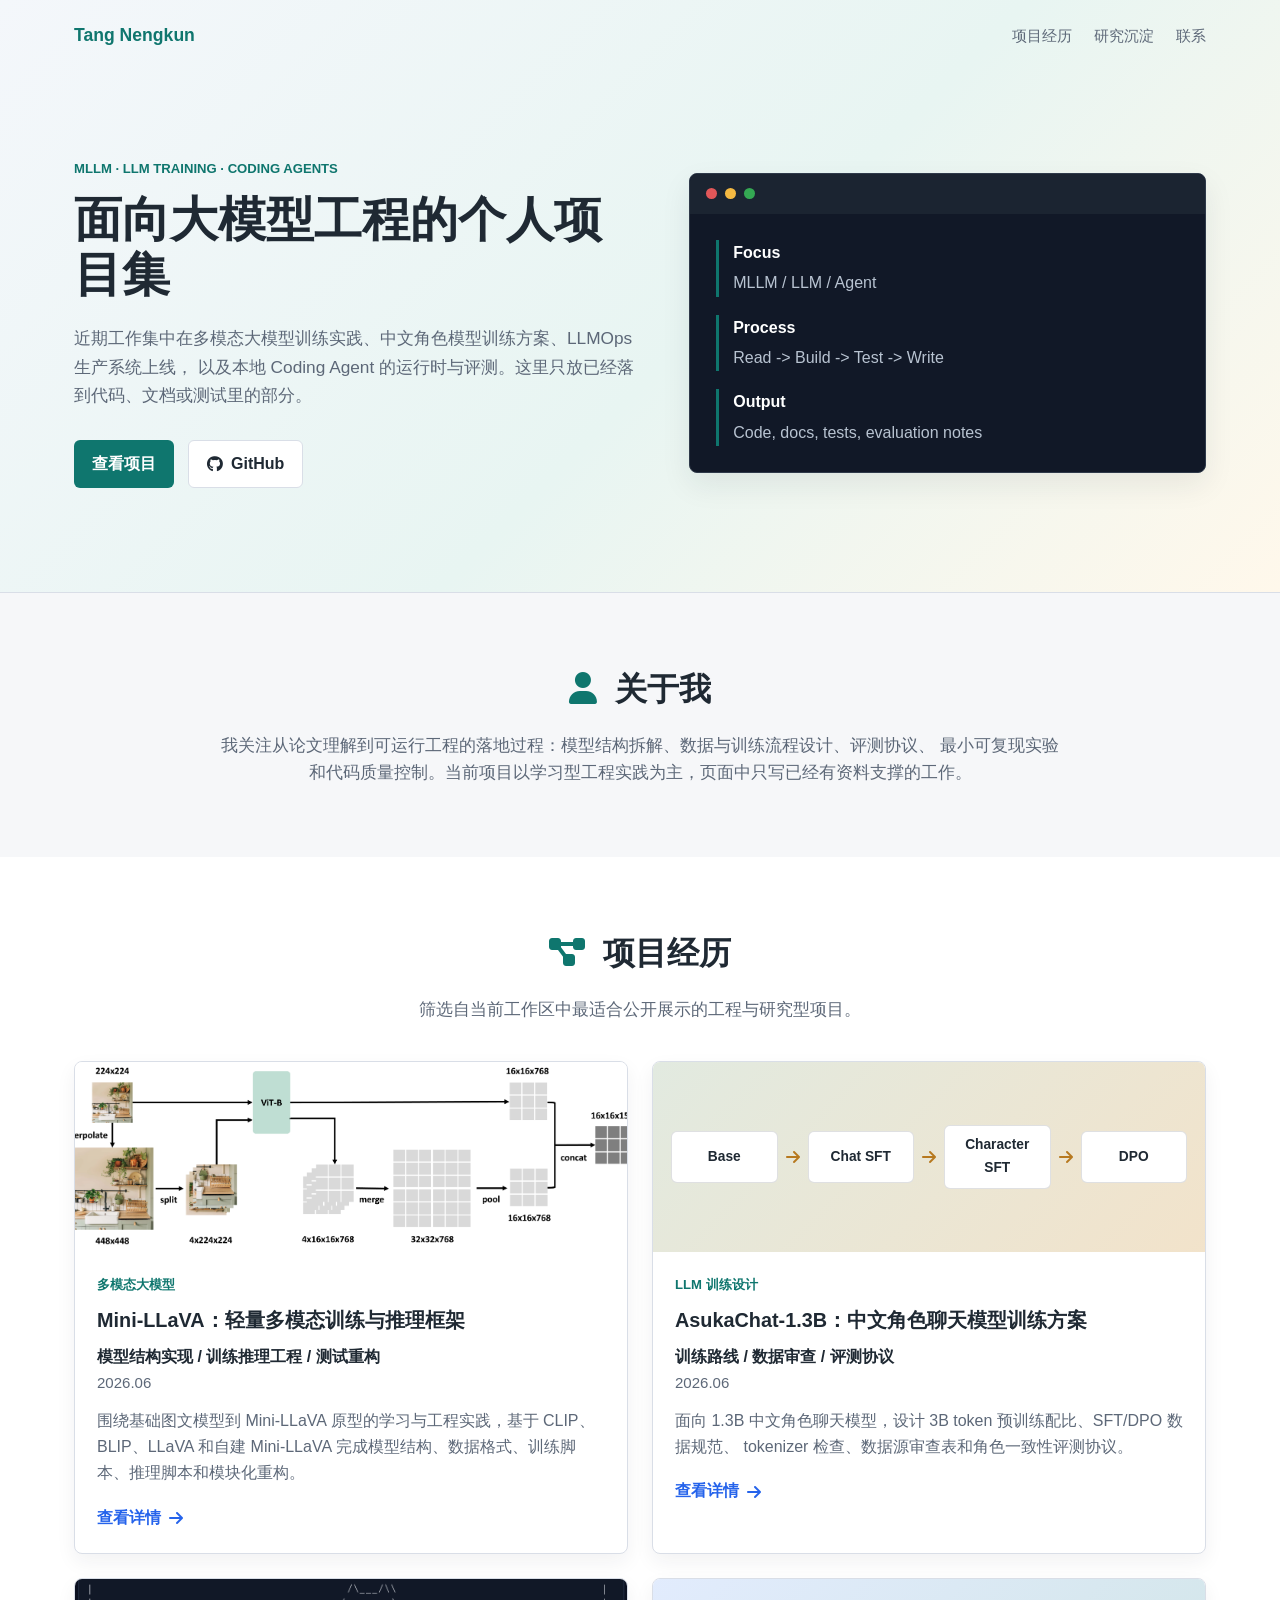
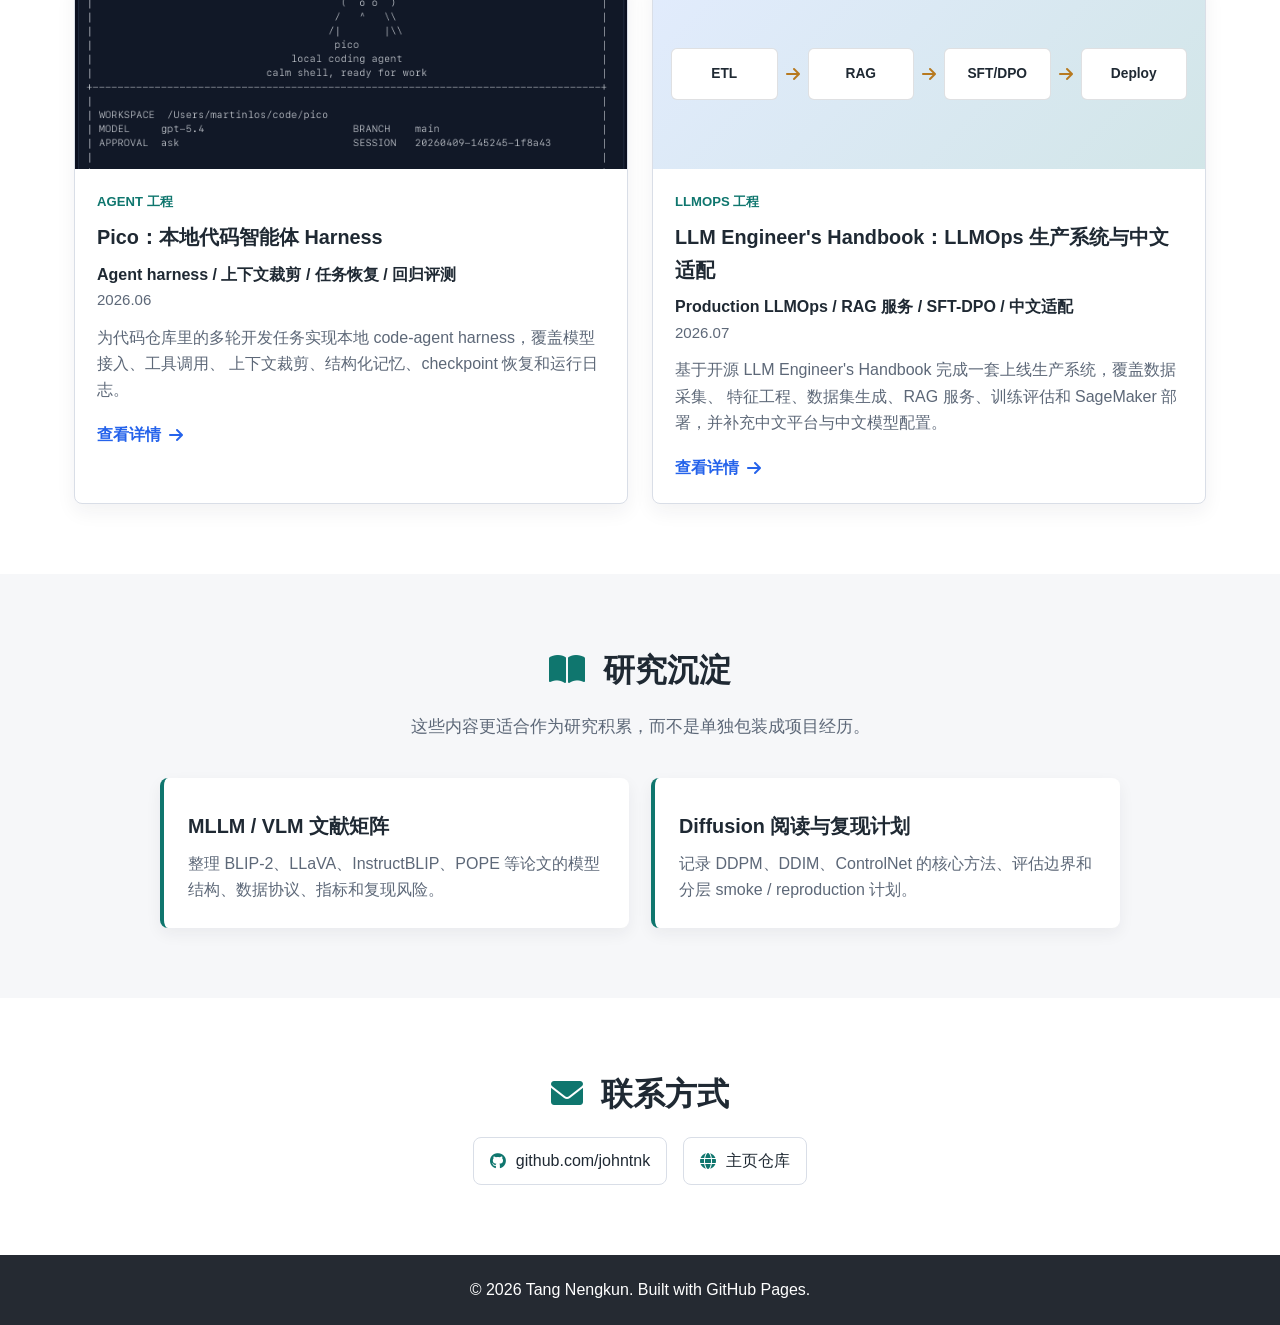
<file: index.html>
<!DOCTYPE html>
<html lang="zh-CN">
<head>
    <meta charset="UTF-8">
    <meta name="viewport" content="width=device-width, initial-scale=1.0">
    <title>唐能坤 | LLM / MLLM / Agent 工程实践</title>
    <link rel="stylesheet" href="style.css">
    <link rel="stylesheet" href="https://cdnjs.cloudflare.com/ajax/libs/font-awesome/6.0.0-beta3/css/all.min.css">
</head>
<body>
    <header class="site-header">
        <nav class="nav container" aria-label="主导航">
            <a class="brand" href="index.html">Tang Nengkun</a>
            <div class="nav-links">
                <a href="#projects">项目经历</a>
                <a href="#research">研究沉淀</a>
                <a href="#contact">联系</a>
            </div>
        </nav>

        <div class="hero container">
            <div class="hero-copy">
                <p class="eyebrow">MLLM · LLM Training · Coding Agents</p>
                <h1>面向大模型工程的个人项目集</h1>
                <p class="hero-text">
                    近期工作集中在多模态大模型训练实践、中文角色模型训练方案、LLMOps 生产系统上线，
                    以及本地 Coding Agent 的运行时与评测。这里只放已经落到代码、文档或测试里的部分。
                </p>
                <div class="hero-actions">
                    <a class="primary-btn" href="#projects">查看项目</a>
                    <a class="secondary-btn" href="https://github.com/johntnk" target="_blank" rel="noreferrer">
                        <i class="fab fa-github"></i> GitHub
                    </a>
                </div>
            </div>
            <div class="hero-panel" aria-label="工作流摘要">
                <div class="panel-bar">
                    <span></span><span></span><span></span>
                </div>
                <div class="panel-grid">
                    <div>
                        <strong>Focus</strong>
                        <span>MLLM / LLM / Agent</span>
                    </div>
                    <div>
                        <strong>Process</strong>
                        <span>Read -> Build -> Test -> Write</span>
                    </div>
                    <div>
                        <strong>Output</strong>
                        <span>Code, docs, tests, evaluation notes</span>
                    </div>
                </div>
            </div>
        </div>
    </header>

    <main>
        <section class="about section-band">
            <div class="container narrow">
                <h2><i class="fas fa-user"></i> 关于我</h2>
                <p>
                    我关注从论文理解到可运行工程的落地过程：模型结构拆解、数据与训练流程设计、评测协议、
                    最小可复现实验和代码质量控制。当前项目以学习型工程实践为主，页面中只写已经有资料支撑的工作。
                </p>
            </div>
        </section>

        <section id="projects" class="projects section-band">
            <div class="container">
                <div class="section-heading">
                    <h2><i class="fas fa-diagram-project"></i> 项目经历</h2>
                    <p>筛选自当前工作区中最适合公开展示的工程与研究型项目。</p>
                </div>

                <div class="project-list">
                    <a href="project1.html" class="project-link">
                        <article class="project-item">
                            <img src="assets/minillava-architecture.png" alt="Mini-LLaVA 视觉编码器与语言模型连接结构" class="project-image">
                            <div class="project-body">
                                <p class="project-kicker">多模态大模型</p>
                                <h3>Mini-LLaVA：轻量多模态训练与推理框架</h3>
                                <p class="role">模型结构实现 / 训练推理工程 / 测试重构</p>
                                <p class="period">2026.06</p>
                                <p class="description">
                                    围绕基础图文模型到 Mini-LLaVA 原型的学习与工程实践，基于 CLIP、BLIP、LLaVA 和自建 Mini-LLaVA
                                    完成模型结构、数据格式、训练脚本、推理脚本和模块化重构。
                                </p>
                                <div class="project-btn">查看详情 <i class="fas fa-arrow-right"></i></div>
                            </div>
                        </article>
                    </a>

                    <a href="project2.html" class="project-link">
                        <article class="project-item">
                            <div class="project-visual asuka-visual" aria-hidden="true">
                                <span>Base</span>
                                <i class="fas fa-arrow-right"></i>
                                <span>Chat SFT</span>
                                <i class="fas fa-arrow-right"></i>
                                <span>Character SFT</span>
                                <i class="fas fa-arrow-right"></i>
                                <span>DPO</span>
                            </div>
                            <div class="project-body">
                                <p class="project-kicker">LLM 训练设计</p>
                                <h3>AsukaChat-1.3B：中文角色聊天模型训练方案</h3>
                                <p class="role">训练路线 / 数据审查 / 评测协议</p>
                                <p class="period">2026.06</p>
                                <p class="description">
                                    面向 1.3B 中文角色聊天模型，设计 3B token 预训练配比、SFT/DPO 数据规范、
                                    tokenizer 检查、数据源审查表和角色一致性评测协议。
                                </p>
                                <div class="project-btn">查看详情 <i class="fas fa-arrow-right"></i></div>
                            </div>
                        </article>
                    </a>

                    <a href="project3.html" class="project-link">
                        <article class="project-item">
                            <img src="assets/pico-start.png" alt="Pico 本地 Coding Agent 终端启动界面" class="project-image">
                            <div class="project-body">
                                <p class="project-kicker">Agent 工程</p>
                                <h3>Pico：本地代码智能体 Harness</h3>
                                <p class="role">Agent harness / 上下文裁剪 / 任务恢复 / 回归评测</p>
                                <p class="period">2026.06</p>
                                <p class="description">
                                    为代码仓库里的多轮开发任务实现本地 code-agent harness，覆盖模型接入、工具调用、
                                    上下文裁剪、结构化记忆、checkpoint 恢复和运行日志。
                                </p>
                                <div class="project-btn">查看详情 <i class="fas fa-arrow-right"></i></div>
                            </div>
                        </article>
                    </a>

                    <a href="project4.html" class="project-link">
                        <article class="project-item">
                            <div class="project-visual llmops-visual" aria-hidden="true">
                                <span>ETL</span>
                                <i class="fas fa-arrow-right"></i>
                                <span>RAG</span>
                                <i class="fas fa-arrow-right"></i>
                                <span>SFT/DPO</span>
                                <i class="fas fa-arrow-right"></i>
                                <span>Deploy</span>
                            </div>
                            <div class="project-body">
                                <p class="project-kicker">LLMOps 工程</p>
                                <h3>LLM Engineer's Handbook：LLMOps 生产系统与中文适配</h3>
                                <p class="role">Production LLMOps / RAG 服务 / SFT-DPO / 中文适配</p>
                                <p class="period">2026.07</p>
                                <p class="description">
                                    基于开源 LLM Engineer's Handbook 完成一套上线生产系统，覆盖数据采集、
                                    特征工程、数据集生成、RAG 服务、训练评估和 SageMaker 部署，并补充中文平台与中文模型配置。
                                </p>
                                <div class="project-btn">查看详情 <i class="fas fa-arrow-right"></i></div>
                            </div>
                        </article>
                    </a>
                </div>
            </div>
        </section>

        <section id="research" class="research section-band">
            <div class="container">
                <div class="section-heading">
                    <h2><i class="fas fa-book-open"></i> 研究沉淀</h2>
                    <p>这些内容更适合作为研究积累，而不是单独包装成项目经历。</p>
                </div>
                <div class="research-list">
                    <div class="research-item">
                        <h3>MLLM / VLM 文献矩阵</h3>
                        <p>整理 BLIP-2、LLaVA、InstructBLIP、POPE 等论文的模型结构、数据协议、指标和复现风险。</p>
                    </div>
                    <div class="research-item">
                        <h3>Diffusion 阅读与复现计划</h3>
                        <p>记录 DDPM、DDIM、ControlNet 的核心方法、评估边界和分层 smoke / reproduction 计划。</p>
                    </div>
                </div>
            </div>
        </section>

        <section id="contact" class="contact section-band">
            <div class="container narrow">
                <h2><i class="fas fa-envelope"></i> 联系方式</h2>
                <div class="contact-info">
                    <a class="contact-item" href="https://github.com/johntnk" target="_blank" rel="noreferrer">
                        <i class="fab fa-github"></i>
                        <span>github.com/johntnk</span>
                    </a>
                    <a class="contact-item" href="https://github.com/johntnk/Tangnengkun.github.io" target="_blank" rel="noreferrer">
                        <i class="fas fa-globe"></i>
                        <span>主页仓库</span>
                    </a>
                </div>
            </div>
        </section>
    </main>

    <footer class="footer">
        <div class="container">
            <p>&copy; 2026 Tang Nengkun. Built with GitHub Pages.</p>
        </div>
    </footer>
</body>
</html>
</file>
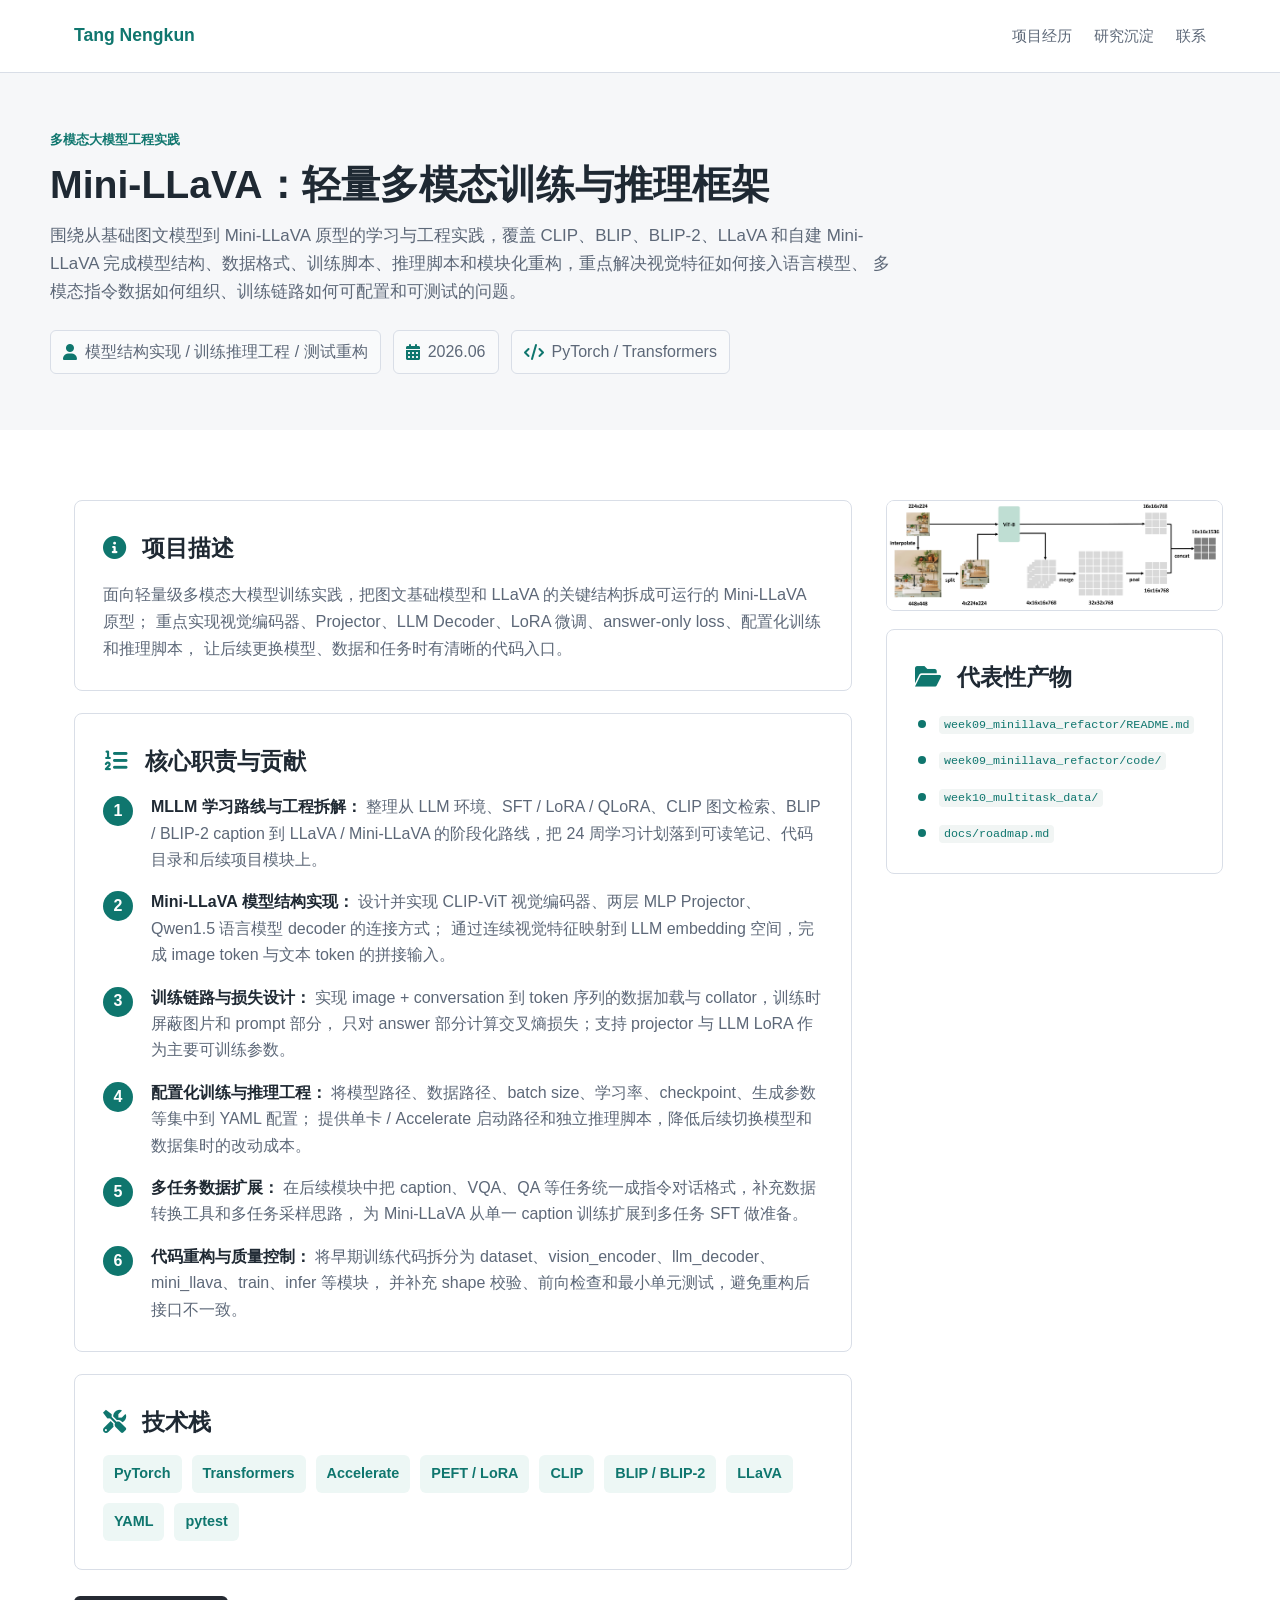
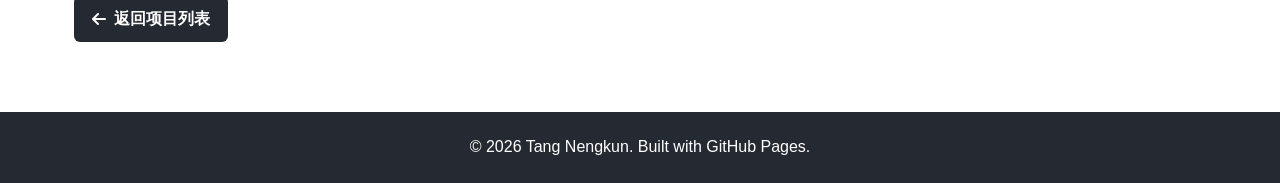
<file: project1.html>
<!DOCTYPE html>
<html lang="zh-CN">
<head>
    <meta charset="UTF-8">
    <meta name="viewport" content="width=device-width, initial-scale=1.0">
    <title>Mini-LLaVA：轻量多模态训练与推理框架 | 项目详情</title>
    <link rel="stylesheet" href="style.css">
    <link rel="stylesheet" href="https://cdnjs.cloudflare.com/ajax/libs/font-awesome/6.0.0-beta3/css/all.min.css">
</head>
<body>
    <header class="detail-header">
        <nav class="nav container" aria-label="主导航">
            <a class="brand" href="index.html">Tang Nengkun</a>
            <div class="nav-links">
                <a href="index.html#projects">项目经历</a>
                <a href="index.html#research">研究沉淀</a>
                <a href="index.html#contact">联系</a>
            </div>
        </nav>
    </header>

    <main>
        <section class="detail-hero container">
            <p class="eyebrow">多模态大模型工程实践</p>
            <h1>Mini-LLaVA：轻量多模态训练与推理框架</h1>
            <p class="detail-summary">
                围绕从基础图文模型到 Mini-LLaVA 原型的学习与工程实践，覆盖 CLIP、BLIP、BLIP-2、LLaVA 和自建 Mini-LLaVA
                完成模型结构、数据格式、训练脚本、推理脚本和模块化重构，重点解决视觉特征如何接入语言模型、
                多模态指令数据如何组织、训练链路如何可配置和可测试的问题。
            </p>
            <div class="project-meta">
                <span class="meta-item"><i class="fas fa-user"></i> 模型结构实现 / 训练推理工程 / 测试重构</span>
                <span class="meta-item"><i class="fas fa-calendar-alt"></i> 2026.06</span>
                <span class="meta-item"><i class="fas fa-code"></i> PyTorch / Transformers</span>
            </div>
        </section>

        <section class="section-band">
            <div class="container detail-layout">
                <div>
                    <section class="content-section resume-section">
                        <h2><i class="fas fa-info-circle"></i> 项目描述</h2>
                        <p class="resume-description">
                            面向轻量级多模态大模型训练实践，把图文基础模型和 LLaVA 的关键结构拆成可运行的 Mini-LLaVA 原型；
                            重点实现视觉编码器、Projector、LLM Decoder、LoRA 微调、answer-only loss、配置化训练和推理脚本，
                            让后续更换模型、数据和任务时有清晰的代码入口。
                        </p>
                    </section>

                    <section class="content-section resume-section">
                        <h2><i class="fas fa-list-ol"></i> 核心职责与贡献</h2>
                        <ol class="contribution-list">
                            <li>
                                <strong>MLLM 学习路线与工程拆解：</strong>
                                整理从 LLM 环境、SFT / LoRA / QLoRA、CLIP 图文检索、BLIP / BLIP-2 caption 到 LLaVA / Mini-LLaVA
                                的阶段化路线，把 24 周学习计划落到可读笔记、代码目录和后续项目模块上。
                            </li>
                            <li>
                                <strong>Mini-LLaVA 模型结构实现：</strong>
                                设计并实现 CLIP-ViT 视觉编码器、两层 MLP Projector、Qwen1.5 语言模型 decoder 的连接方式；
                                通过连续视觉特征映射到 LLM embedding 空间，完成 image token 与文本 token 的拼接输入。
                            </li>
                            <li>
                                <strong>训练链路与损失设计：</strong>
                                实现 image + conversation 到 token 序列的数据加载与 collator，训练时屏蔽图片和 prompt 部分，
                                只对 answer 部分计算交叉熵损失；支持 projector 与 LLM LoRA 作为主要可训练参数。
                            </li>
                            <li>
                                <strong>配置化训练与推理工程：</strong>
                                将模型路径、数据路径、batch size、学习率、checkpoint、生成参数等集中到 YAML 配置；
                                提供单卡 / Accelerate 启动路径和独立推理脚本，降低后续切换模型和数据集时的改动成本。
                            </li>
                            <li>
                                <strong>多任务数据扩展：</strong>
                                在后续模块中把 caption、VQA、QA 等任务统一成指令对话格式，补充数据转换工具和多任务采样思路，
                                为 Mini-LLaVA 从单一 caption 训练扩展到多任务 SFT 做准备。
                            </li>
                            <li>
                                <strong>代码重构与质量控制：</strong>
                                将早期训练代码拆分为 dataset、vision_encoder、llm_decoder、mini_llava、train、infer 等模块，
                                并补充 shape 校验、前向检查和最小单元测试，避免重构后接口不一致。
                            </li>
                        </ol>
                    </section>

                    <section class="content-section">
                        <h2><i class="fas fa-tools"></i> 技术栈</h2>
                        <div class="tech-stack">
                            <span class="tech-item">PyTorch</span>
                            <span class="tech-item">Transformers</span>
                            <span class="tech-item">Accelerate</span>
                            <span class="tech-item">PEFT / LoRA</span>
                            <span class="tech-item">CLIP</span>
                            <span class="tech-item">BLIP / BLIP-2</span>
                            <span class="tech-item">LLaVA</span>
                            <span class="tech-item">YAML</span>
                            <span class="tech-item">pytest</span>
                        </div>
                    </section>

                    <a href="index.html#projects" class="back-link"><i class="fas fa-arrow-left"></i> 返回项目列表</a>
                </div>

                <aside class="side-panel" aria-label="项目视觉材料">
                    <img src="assets/minillava-architecture.png" alt="Mini-LLaVA 视觉编码器、Projector 与语言模型连接示意图">
                    <section class="content-section">
                        <h2><i class="fas fa-folder-open"></i> 代表性产物</h2>
                        <ul class="feature-list">
                            <li><code>week09_minillava_refactor/README.md</code></li>
                            <li><code>week09_minillava_refactor/code/</code></li>
                            <li><code>week10_multitask_data/</code></li>
                            <li><code>docs/roadmap.md</code></li>
                        </ul>
                    </section>
                </aside>
            </div>
        </section>
    </main>

    <footer class="footer">
        <div class="container">
            <p>&copy; 2026 Tang Nengkun. Built with GitHub Pages.</p>
        </div>
    </footer>
</body>
</html>
</file>
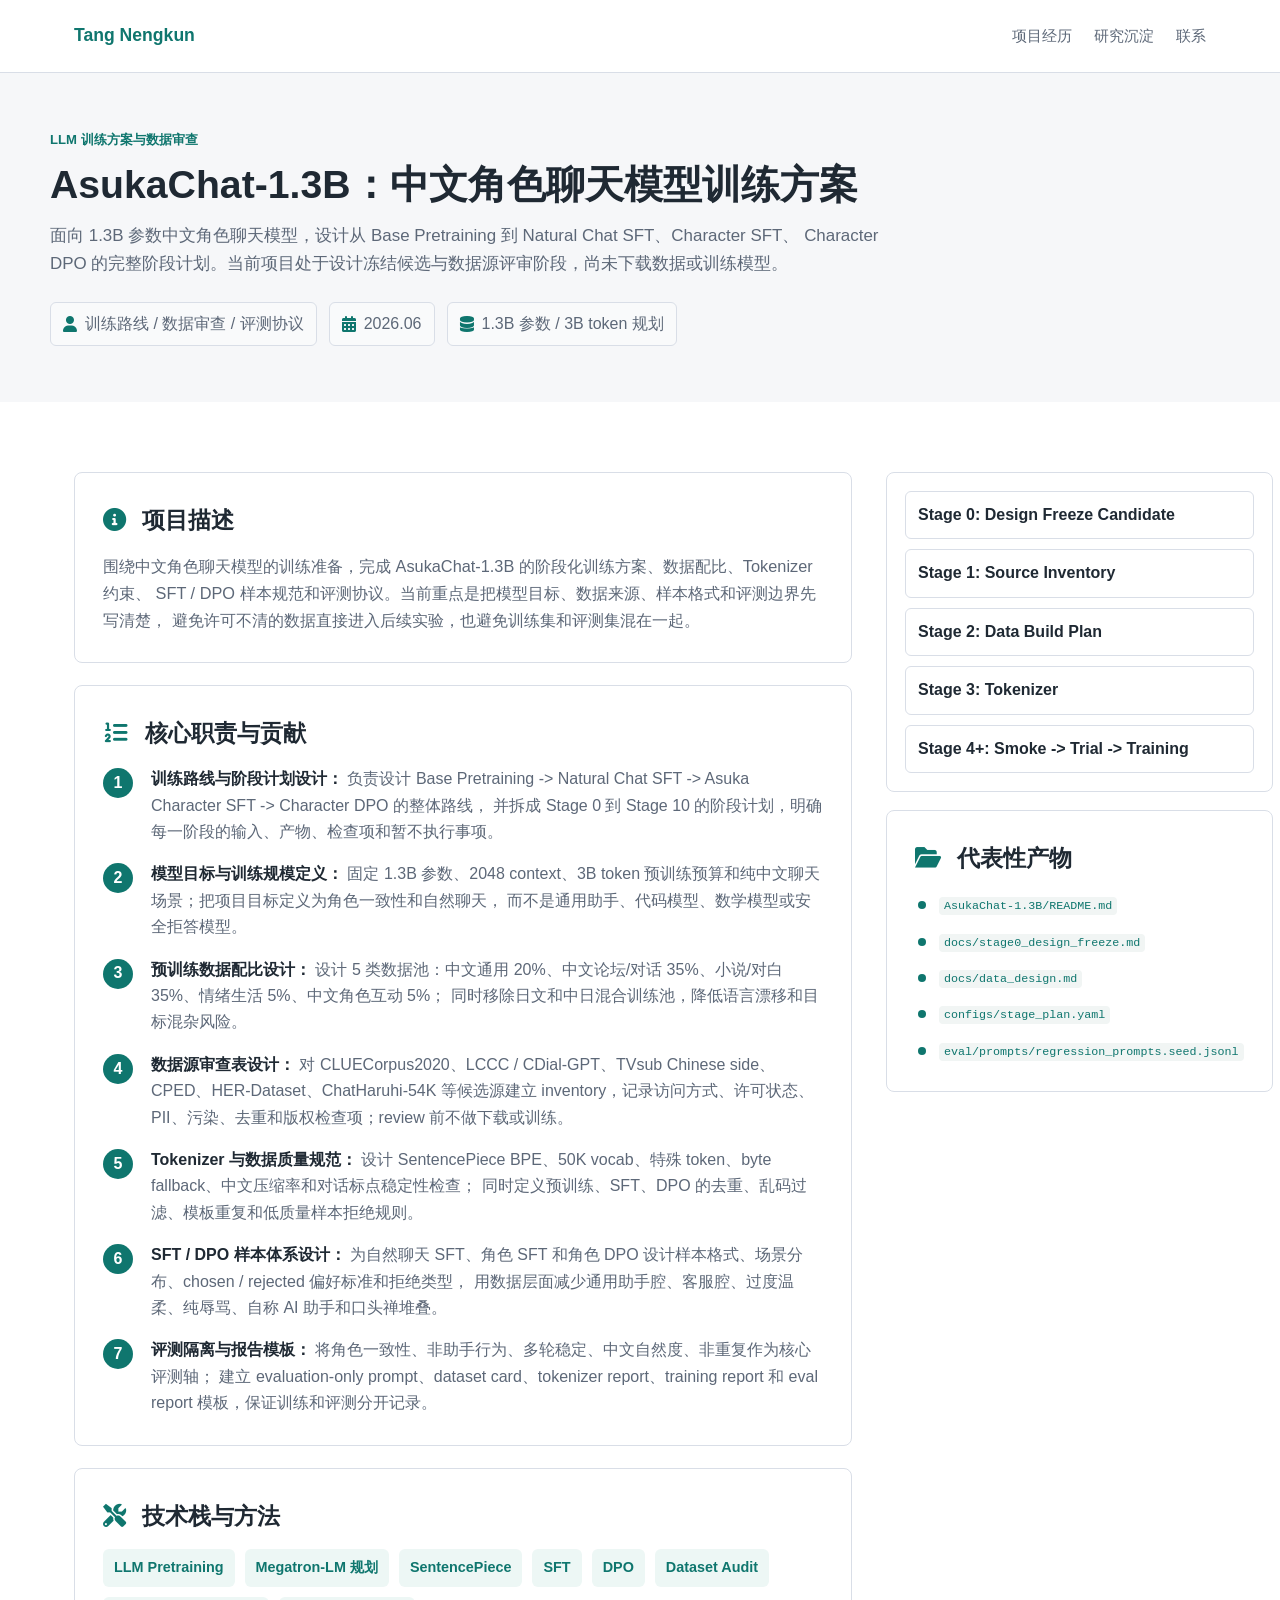
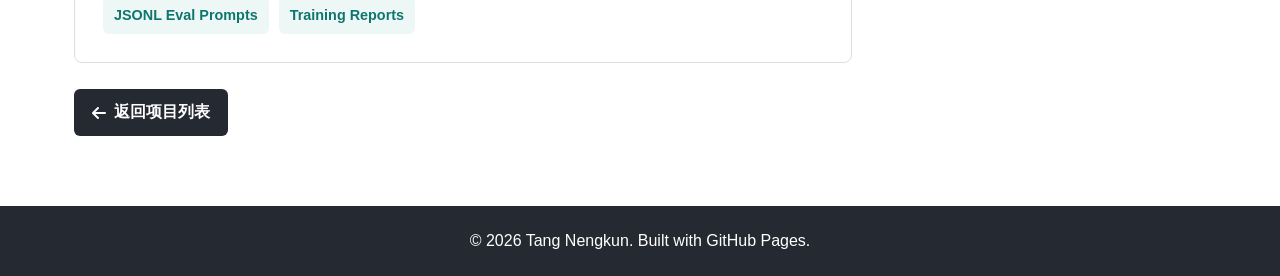
<file: project2.html>
<!DOCTYPE html>
<html lang="zh-CN">
<head>
    <meta charset="UTF-8">
    <meta name="viewport" content="width=device-width, initial-scale=1.0">
    <title>AsukaChat-1.3B：中文角色聊天模型训练方案 | 项目详情</title>
    <link rel="stylesheet" href="style.css">
    <link rel="stylesheet" href="https://cdnjs.cloudflare.com/ajax/libs/font-awesome/6.0.0-beta3/css/all.min.css">
</head>
<body>
    <header class="detail-header">
        <nav class="nav container" aria-label="主导航">
            <a class="brand" href="index.html">Tang Nengkun</a>
            <div class="nav-links">
                <a href="index.html#projects">项目经历</a>
                <a href="index.html#research">研究沉淀</a>
                <a href="index.html#contact">联系</a>
            </div>
        </nav>
    </header>

    <main>
        <section class="detail-hero container">
            <p class="eyebrow">LLM 训练方案与数据审查</p>
            <h1>AsukaChat-1.3B：中文角色聊天模型训练方案</h1>
            <p class="detail-summary">
                面向 1.3B 参数中文角色聊天模型，设计从 Base Pretraining 到 Natural Chat SFT、Character SFT、
                Character DPO 的完整阶段计划。当前项目处于设计冻结候选与数据源评审阶段，尚未下载数据或训练模型。
            </p>
            <div class="project-meta">
                <span class="meta-item"><i class="fas fa-user"></i> 训练路线 / 数据审查 / 评测协议</span>
                <span class="meta-item"><i class="fas fa-calendar-alt"></i> 2026.06</span>
                <span class="meta-item"><i class="fas fa-database"></i> 1.3B 参数 / 3B token 规划</span>
            </div>
        </section>

        <section class="section-band">
            <div class="container detail-layout">
                <div>
                    <section class="content-section resume-section">
                        <h2><i class="fas fa-info-circle"></i> 项目描述</h2>
                        <p class="resume-description">
                            围绕中文角色聊天模型的训练准备，完成 AsukaChat-1.3B 的阶段化训练方案、数据配比、Tokenizer 约束、
                            SFT / DPO 样本规范和评测协议。当前重点是把模型目标、数据来源、样本格式和评测边界先写清楚，
                            避免许可不清的数据直接进入后续实验，也避免训练集和评测集混在一起。
                        </p>
                    </section>

                    <section class="content-section resume-section">
                        <h2><i class="fas fa-list-ol"></i> 核心职责与贡献</h2>
                        <ol class="contribution-list">
                            <li>
                                <strong>训练路线与阶段计划设计：</strong>
                                负责设计 Base Pretraining -> Natural Chat SFT -> Asuka Character SFT -> Character DPO 的整体路线，
                                并拆成 Stage 0 到 Stage 10 的阶段计划，明确每一阶段的输入、产物、检查项和暂不执行事项。
                            </li>
                            <li>
                                <strong>模型目标与训练规模定义：</strong>
                                固定 1.3B 参数、2048 context、3B token 预训练预算和纯中文聊天场景；把项目目标定义为角色一致性和自然聊天，
                                而不是通用助手、代码模型、数学模型或安全拒答模型。
                            </li>
                            <li>
                                <strong>预训练数据配比设计：</strong>
                                设计 5 类数据池：中文通用 20%、中文论坛/对话 35%、小说/对白 35%、情绪生活 5%、中文角色互动 5%；
                                同时移除日文和中日混合训练池，降低语言漂移和目标混杂风险。
                            </li>
                            <li>
                                <strong>数据源审查表设计：</strong>
                                对 CLUECorpus2020、LCCC / CDial-GPT、TVsub Chinese side、CPED、HER-Dataset、ChatHaruhi-54K
                                等候选源建立 inventory，记录访问方式、许可状态、PII、污染、去重和版权检查项；review 前不做下载或训练。
                            </li>
                            <li>
                                <strong>Tokenizer 与数据质量规范：</strong>
                                设计 SentencePiece BPE、50K vocab、特殊 token、byte fallback、中文压缩率和对话标点稳定性检查；
                                同时定义预训练、SFT、DPO 的去重、乱码过滤、模板重复和低质量样本拒绝规则。
                            </li>
                            <li>
                                <strong>SFT / DPO 样本体系设计：</strong>
                                为自然聊天 SFT、角色 SFT 和角色 DPO 设计样本格式、场景分布、chosen / rejected 偏好标准和拒绝类型，
                                用数据层面减少通用助手腔、客服腔、过度温柔、纯辱骂、自称 AI 助手和口头禅堆叠。
                            </li>
                            <li>
                                <strong>评测隔离与报告模板：</strong>
                                将角色一致性、非助手行为、多轮稳定、中文自然度、非重复作为核心评测轴；
                                建立 evaluation-only prompt、dataset card、tokenizer report、training report 和 eval report 模板，保证训练和评测分开记录。
                            </li>
                        </ol>
                    </section>

                    <section class="content-section">
                        <h2><i class="fas fa-tools"></i> 技术栈与方法</h2>
                        <div class="tech-stack">
                            <span class="tech-item">LLM Pretraining</span>
                            <span class="tech-item">Megatron-LM 规划</span>
                            <span class="tech-item">SentencePiece</span>
                            <span class="tech-item">SFT</span>
                            <span class="tech-item">DPO</span>
                            <span class="tech-item">Dataset Audit</span>
                            <span class="tech-item">JSONL Eval Prompts</span>
                            <span class="tech-item">Training Reports</span>
                        </div>
                    </section>

                    <a href="index.html#projects" class="back-link"><i class="fas fa-arrow-left"></i> 返回项目列表</a>
                </div>

                <aside class="side-panel" aria-label="项目阶段">
                    <div class="side-visual">
                        <div class="flow-list">
                            <span>Stage 0: Design Freeze Candidate</span>
                            <span>Stage 1: Source Inventory</span>
                            <span>Stage 2: Data Build Plan</span>
                            <span>Stage 3: Tokenizer</span>
                            <span>Stage 4+: Smoke -> Trial -> Training</span>
                        </div>
                    </div>
                    <section class="content-section">
                        <h2><i class="fas fa-folder-open"></i> 代表性产物</h2>
                        <ul class="feature-list">
                            <li><code>AsukaChat-1.3B/README.md</code></li>
                            <li><code>docs/stage0_design_freeze.md</code></li>
                            <li><code>docs/data_design.md</code></li>
                            <li><code>configs/stage_plan.yaml</code></li>
                            <li><code>eval/prompts/regression_prompts.seed.jsonl</code></li>
                        </ul>
                    </section>
                </aside>
            </div>
        </section>
    </main>

    <footer class="footer">
        <div class="container">
            <p>&copy; 2026 Tang Nengkun. Built with GitHub Pages.</p>
        </div>
    </footer>
</body>
</html>
</file>
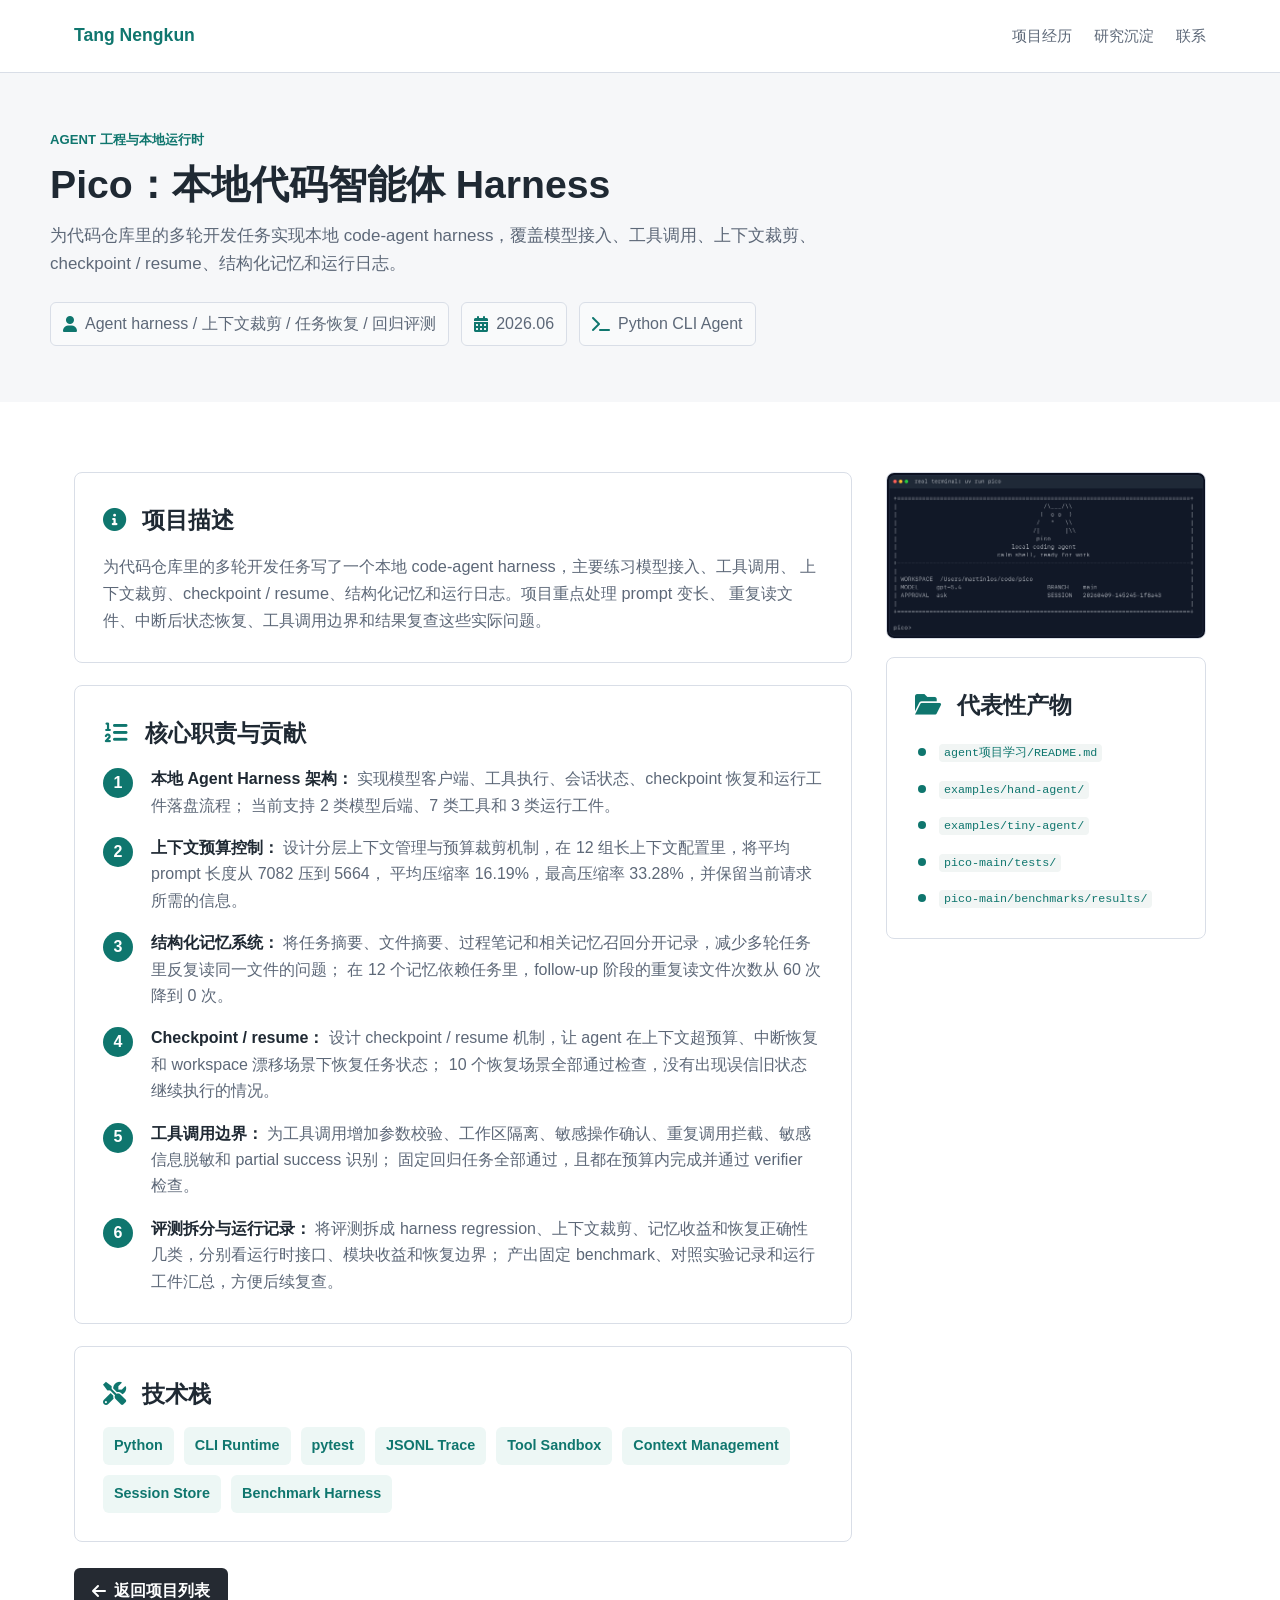
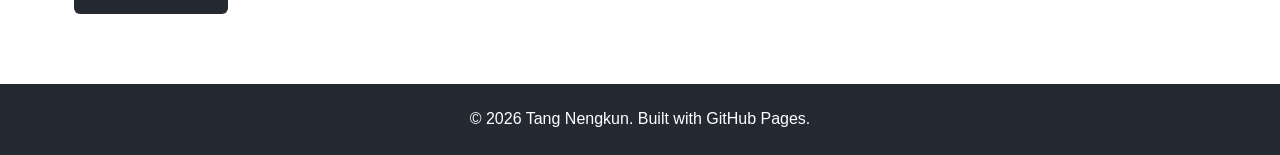
<file: project3.html>
<!DOCTYPE html>
<html lang="zh-CN">
<head>
    <meta charset="UTF-8">
    <meta name="viewport" content="width=device-width, initial-scale=1.0">
    <title>Pico：本地代码智能体 Harness | 项目详情</title>
    <link rel="stylesheet" href="style.css">
    <link rel="stylesheet" href="https://cdnjs.cloudflare.com/ajax/libs/font-awesome/6.0.0-beta3/css/all.min.css">
</head>
<body>
    <header class="detail-header">
        <nav class="nav container" aria-label="主导航">
            <a class="brand" href="index.html">Tang Nengkun</a>
            <div class="nav-links">
                <a href="index.html#projects">项目经历</a>
                <a href="index.html#research">研究沉淀</a>
                <a href="index.html#contact">联系</a>
            </div>
        </nav>
    </header>

    <main>
        <section class="detail-hero container">
            <p class="eyebrow">Agent 工程与本地运行时</p>
            <h1>Pico：本地代码智能体 Harness</h1>
            <p class="detail-summary">
                为代码仓库里的多轮开发任务实现本地 code-agent harness，覆盖模型接入、工具调用、上下文裁剪、
                checkpoint / resume、结构化记忆和运行日志。
            </p>
            <div class="project-meta">
                <span class="meta-item"><i class="fas fa-user"></i> Agent harness / 上下文裁剪 / 任务恢复 / 回归评测</span>
                <span class="meta-item"><i class="fas fa-calendar-alt"></i> 2026.06</span>
                <span class="meta-item"><i class="fas fa-terminal"></i> Python CLI Agent</span>
            </div>
        </section>

        <section class="section-band">
            <div class="container detail-layout">
                <div>
                    <section class="content-section resume-section">
                        <h2><i class="fas fa-info-circle"></i> 项目描述</h2>
                        <p class="resume-description">
                            为代码仓库里的多轮开发任务写了一个本地 code-agent harness，主要练习模型接入、工具调用、
                            上下文裁剪、checkpoint / resume、结构化记忆和运行日志。项目重点处理 prompt 变长、
                            重复读文件、中断后状态恢复、工具调用边界和结果复查这些实际问题。
                        </p>
                    </section>

                    <section class="content-section resume-section">
                        <h2><i class="fas fa-list-ol"></i> 核心职责与贡献</h2>
                        <ol class="contribution-list">
                            <li>
                                <strong>本地 Agent Harness 架构：</strong>
                                实现模型客户端、工具执行、会话状态、checkpoint 恢复和运行工件落盘流程；
                                当前支持 2 类模型后端、7 类工具和 3 类运行工件。
                            </li>
                            <li>
                                <strong>上下文预算控制：</strong>
                                设计分层上下文管理与预算裁剪机制，在 12 组长上下文配置里，将平均 prompt 长度从 7082 压到 5664，
                                平均压缩率 16.19%，最高压缩率 33.28%，并保留当前请求所需的信息。
                            </li>
                            <li>
                                <strong>结构化记忆系统：</strong>
                                将任务摘要、文件摘要、过程笔记和相关记忆召回分开记录，减少多轮任务里反复读同一文件的问题；
                                在 12 个记忆依赖任务里，follow-up 阶段的重复读文件次数从 60 次降到 0 次。
                            </li>
                            <li>
                                <strong>Checkpoint / resume：</strong>
                                设计 checkpoint / resume 机制，让 agent 在上下文超预算、中断恢复和 workspace 漂移场景下恢复任务状态；
                                10 个恢复场景全部通过检查，没有出现误信旧状态继续执行的情况。
                            </li>
                            <li>
                                <strong>工具调用边界：</strong>
                                为工具调用增加参数校验、工作区隔离、敏感操作确认、重复调用拦截、敏感信息脱敏和 partial success 识别；
                                固定回归任务全部通过，且都在预算内完成并通过 verifier 检查。
                            </li>
                            <li>
                                <strong>评测拆分与运行记录：</strong>
                                将评测拆成 harness regression、上下文裁剪、记忆收益和恢复正确性几类，分别看运行时接口、模块收益和恢复边界；
                                产出固定 benchmark、对照实验记录和运行工件汇总，方便后续复查。
                            </li>
                        </ol>
                    </section>

                    <section class="content-section">
                        <h2><i class="fas fa-tools"></i> 技术栈</h2>
                        <div class="tech-stack">
                            <span class="tech-item">Python</span>
                            <span class="tech-item">CLI Runtime</span>
                            <span class="tech-item">pytest</span>
                            <span class="tech-item">JSONL Trace</span>
                            <span class="tech-item">Tool Sandbox</span>
                            <span class="tech-item">Context Management</span>
                            <span class="tech-item">Session Store</span>
                            <span class="tech-item">Benchmark Harness</span>
                        </div>
                    </section>

                    <a href="index.html#projects" class="back-link"><i class="fas fa-arrow-left"></i> 返回项目列表</a>
                </div>

                <aside class="side-panel" aria-label="Pico 终端截图">
                    <img src="assets/pico-start.png" alt="Pico 本地 Coding Agent 终端启动界面">
                    <section class="content-section">
                        <h2><i class="fas fa-folder-open"></i> 代表性产物</h2>
                        <ul class="feature-list">
                            <li><code>agent项目学习/README.md</code></li>
                            <li><code>examples/hand-agent/</code></li>
                            <li><code>examples/tiny-agent/</code></li>
                            <li><code>pico-main/tests/</code></li>
                            <li><code>pico-main/benchmarks/results/</code></li>
                        </ul>
                    </section>
                </aside>
            </div>
        </section>
    </main>

    <footer class="footer">
        <div class="container">
            <p>&copy; 2026 Tang Nengkun. Built with GitHub Pages.</p>
        </div>
    </footer>
</body>
</html>
</file>
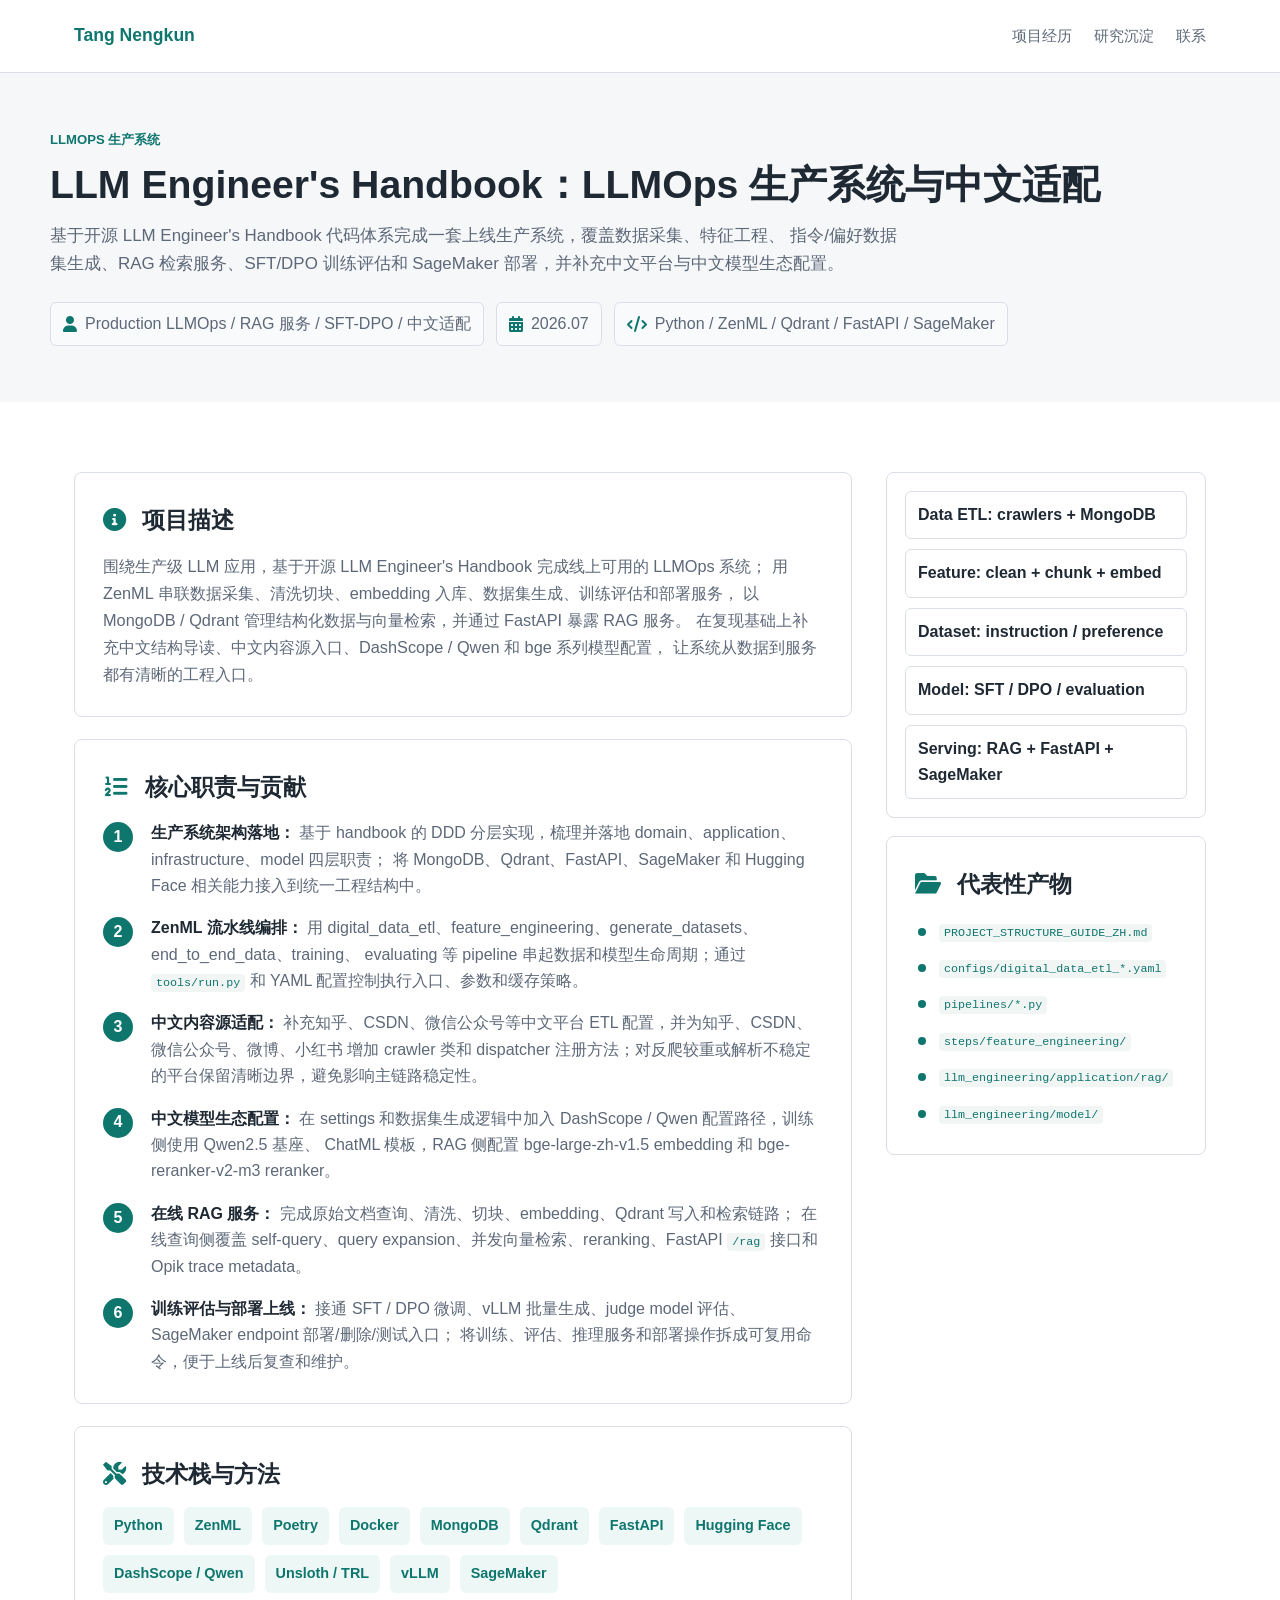
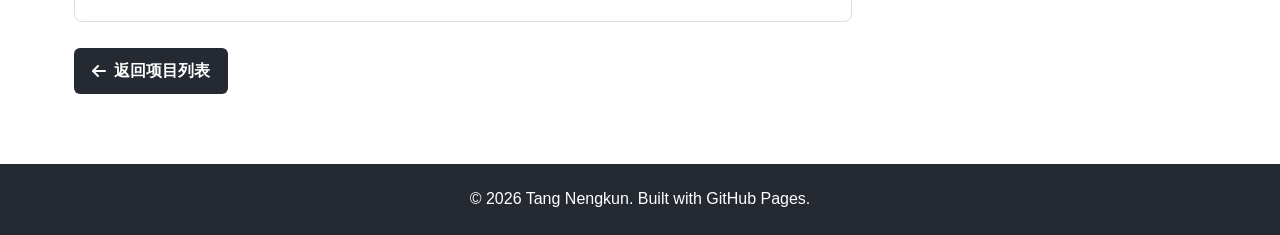
<file: project4.html>
<!DOCTYPE html>
<html lang="zh-CN">
<head>
    <meta charset="UTF-8">
    <meta name="viewport" content="width=device-width, initial-scale=1.0">
    <title>LLM Engineer's Handbook：LLMOps 生产系统与中文适配 | 项目详情</title>
    <link rel="stylesheet" href="style.css">
    <link rel="stylesheet" href="https://cdnjs.cloudflare.com/ajax/libs/font-awesome/6.0.0-beta3/css/all.min.css">
</head>
<body>
    <header class="detail-header">
        <nav class="nav container" aria-label="主导航">
            <a class="brand" href="index.html">Tang Nengkun</a>
            <div class="nav-links">
                <a href="index.html#projects">项目经历</a>
                <a href="index.html#research">研究沉淀</a>
                <a href="index.html#contact">联系</a>
            </div>
        </nav>
    </header>

    <main>
        <section class="detail-hero container">
            <p class="eyebrow">LLMOps 生产系统</p>
            <h1>LLM Engineer's Handbook：LLMOps 生产系统与中文适配</h1>
            <p class="detail-summary">
                基于开源 LLM Engineer's Handbook 代码体系完成一套上线生产系统，覆盖数据采集、特征工程、
                指令/偏好数据集生成、RAG 检索服务、SFT/DPO 训练评估和 SageMaker 部署，并补充中文平台与中文模型生态配置。
            </p>
            <div class="project-meta">
                <span class="meta-item"><i class="fas fa-user"></i> Production LLMOps / RAG 服务 / SFT-DPO / 中文适配</span>
                <span class="meta-item"><i class="fas fa-calendar-alt"></i> 2026.07</span>
                <span class="meta-item"><i class="fas fa-code"></i> Python / ZenML / Qdrant / FastAPI / SageMaker</span>
            </div>
        </section>

        <section class="section-band">
            <div class="container detail-layout">
                <div>
                    <section class="content-section resume-section">
                        <h2><i class="fas fa-info-circle"></i> 项目描述</h2>
                        <p class="resume-description">
                            围绕生产级 LLM 应用，基于开源 LLM Engineer's Handbook 完成线上可用的 LLMOps 系统；
                            用 ZenML 串联数据采集、清洗切块、embedding 入库、数据集生成、训练评估和部署服务，
                            以 MongoDB / Qdrant 管理结构化数据与向量检索，并通过 FastAPI 暴露 RAG 服务。
                            在复现基础上补充中文结构导读、中文内容源入口、DashScope / Qwen 和 bge 系列模型配置，
                            让系统从数据到服务都有清晰的工程入口。
                        </p>
                    </section>

                    <section class="content-section resume-section">
                        <h2><i class="fas fa-list-ol"></i> 核心职责与贡献</h2>
                        <ol class="contribution-list">
                            <li>
                                <strong>生产系统架构落地：</strong>
                                基于 handbook 的 DDD 分层实现，梳理并落地 domain、application、infrastructure、model 四层职责；
                                将 MongoDB、Qdrant、FastAPI、SageMaker 和 Hugging Face 相关能力接入到统一工程结构中。
                            </li>
                            <li>
                                <strong>ZenML 流水线编排：</strong>
                                用 digital_data_etl、feature_engineering、generate_datasets、end_to_end_data、training、
                                evaluating 等 pipeline 串起数据和模型生命周期；通过 <code>tools/run.py</code> 和 YAML 配置控制执行入口、参数和缓存策略。
                            </li>
                            <li>
                                <strong>中文内容源适配：</strong>
                                补充知乎、CSDN、微信公众号等中文平台 ETL 配置，并为知乎、CSDN、微信公众号、微博、小红书
                                增加 crawler 类和 dispatcher 注册方法；对反爬较重或解析不稳定的平台保留清晰边界，避免影响主链路稳定性。
                            </li>
                            <li>
                                <strong>中文模型生态配置：</strong>
                                在 settings 和数据集生成逻辑中加入 DashScope / Qwen 配置路径，训练侧使用 Qwen2.5 基座、
                                ChatML 模板，RAG 侧配置 bge-large-zh-v1.5 embedding 和 bge-reranker-v2-m3 reranker。
                            </li>
                            <li>
                                <strong>在线 RAG 服务：</strong>
                                完成原始文档查询、清洗、切块、embedding、Qdrant 写入和检索链路；
                                在线查询侧覆盖 self-query、query expansion、并发向量检索、reranking、FastAPI <code>/rag</code> 接口和 Opik trace metadata。
                            </li>
                            <li>
                                <strong>训练评估与部署上线：</strong>
                                接通 SFT / DPO 微调、vLLM 批量生成、judge model 评估、SageMaker endpoint 部署/删除/测试入口；
                                将训练、评估、推理服务和部署操作拆成可复用命令，便于上线后复查和维护。
                            </li>
                        </ol>
                    </section>

                    <section class="content-section">
                        <h2><i class="fas fa-tools"></i> 技术栈与方法</h2>
                        <div class="tech-stack">
                            <span class="tech-item">Python</span>
                            <span class="tech-item">ZenML</span>
                            <span class="tech-item">Poetry</span>
                            <span class="tech-item">Docker</span>
                            <span class="tech-item">MongoDB</span>
                            <span class="tech-item">Qdrant</span>
                            <span class="tech-item">FastAPI</span>
                            <span class="tech-item">Hugging Face</span>
                            <span class="tech-item">DashScope / Qwen</span>
                            <span class="tech-item">Unsloth / TRL</span>
                            <span class="tech-item">vLLM</span>
                            <span class="tech-item">SageMaker</span>
                        </div>
                    </section>

                    <a href="index.html#projects" class="back-link"><i class="fas fa-arrow-left"></i> 返回项目列表</a>
                </div>

                <aside class="side-panel" aria-label="LLMOps 流水线">
                    <div class="side-visual">
                        <div class="flow-list">
                            <span>Data ETL: crawlers + MongoDB</span>
                            <span>Feature: clean + chunk + embed</span>
                            <span>Dataset: instruction / preference</span>
                            <span>Model: SFT / DPO / evaluation</span>
                            <span>Serving: RAG + FastAPI + SageMaker</span>
                        </div>
                    </div>
                    <section class="content-section">
                        <h2><i class="fas fa-folder-open"></i> 代表性产物</h2>
                        <ul class="feature-list">
                            <li><code>PROJECT_STRUCTURE_GUIDE_ZH.md</code></li>
                            <li><code>configs/digital_data_etl_*.yaml</code></li>
                            <li><code>pipelines/*.py</code></li>
                            <li><code>steps/feature_engineering/</code></li>
                            <li><code>llm_engineering/application/rag/</code></li>
                            <li><code>llm_engineering/model/</code></li>
                        </ul>
                    </section>
                </aside>
            </div>
        </section>
    </main>

    <footer class="footer">
        <div class="container">
            <p>&copy; 2026 Tang Nengkun. Built with GitHub Pages.</p>
        </div>
    </footer>
</body>
</html>
</file>
<file: style.css>
* {
    margin: 0;
    padding: 0;
    box-sizing: border-box;
}

:root {
    --bg: #f6f7f9;
    --surface: #ffffff;
    --ink: #1f2933;
    --muted: #5d6878;
    --line: #d9dee7;
    --teal: #0f766e;
    --blue: #2563eb;
    --amber: #b7791f;
    --charcoal: #252a32;
    --shadow: 0 12px 30px rgba(31, 41, 51, 0.08);
}

body {
    font-family: "Segoe UI", "Microsoft YaHei", Arial, sans-serif;
    line-height: 1.65;
    color: var(--ink);
    background: var(--bg);
}

a {
    color: inherit;
}

code {
    padding: 2px 5px;
    border-radius: 4px;
    background: #f1f5f4;
    color: var(--teal);
    font-size: 0.9em;
}

.container {
    max-width: 1180px;
    margin: 0 auto;
    padding: 0 24px;
}

.narrow {
    max-width: 900px;
}

.site-header {
    background: linear-gradient(135deg, #f4f7fb 0%, #e8f5f2 55%, #fff8eb 100%);
    border-bottom: 1px solid var(--line);
}

.nav {
    min-height: 72px;
    display: flex;
    justify-content: space-between;
    align-items: center;
    gap: 24px;
}

.brand {
    text-decoration: none;
    font-weight: 700;
    font-size: 1.1rem;
    color: var(--teal);
}

.nav-links {
    display: flex;
    gap: 22px;
    flex-wrap: wrap;
}

.nav-links a {
    text-decoration: none;
    color: var(--muted);
    font-size: 0.95rem;
}

.nav-links a:hover {
    color: var(--teal);
}

.hero {
    min-height: 520px;
    display: grid;
    grid-template-columns: minmax(0, 1.05fr) minmax(360px, 0.95fr);
    align-items: center;
    gap: 44px;
    padding-top: 54px;
    padding-bottom: 72px;
}

.eyebrow,
.project-kicker {
    color: var(--teal);
    font-weight: 700;
    text-transform: uppercase;
    font-size: 0.82rem;
}

.hero h1 {
    margin-top: 12px;
    font-size: 3rem;
    line-height: 1.15;
}

.hero-text {
    margin-top: 22px;
    max-width: 690px;
    color: var(--muted);
    font-size: 1.08rem;
}

.hero-actions {
    display: flex;
    gap: 14px;
    flex-wrap: wrap;
    margin-top: 30px;
}

.primary-btn,
.secondary-btn,
.back-link {
    display: inline-flex;
    align-items: center;
    justify-content: center;
    gap: 8px;
    min-height: 42px;
    padding: 10px 18px;
    border-radius: 6px;
    text-decoration: none;
    font-weight: 700;
}

.primary-btn {
    background: var(--teal);
    color: #ffffff;
}

.secondary-btn {
    border: 1px solid var(--line);
    background: #ffffff;
    color: var(--ink);
}

.hero-panel {
    background: #111827;
    color: #d8dee9;
    border: 1px solid #2f3a4a;
    border-radius: 8px;
    box-shadow: var(--shadow);
    overflow: hidden;
}

.panel-bar {
    height: 40px;
    display: flex;
    align-items: center;
    gap: 8px;
    padding: 0 16px;
    background: #1b2431;
}

.panel-bar span {
    width: 11px;
    height: 11px;
    border-radius: 50%;
    display: inline-block;
}

.panel-bar span:nth-child(1) { background: #e15759; }
.panel-bar span:nth-child(2) { background: #f4b942; }
.panel-bar span:nth-child(3) { background: #34a853; }

.panel-grid {
    display: grid;
    gap: 18px;
    padding: 26px;
}

.panel-grid div {
    border-left: 3px solid var(--teal);
    padding-left: 14px;
}

.panel-grid strong {
    display: block;
    color: #ffffff;
    margin-bottom: 4px;
}

.panel-grid span {
    color: #b8c3d1;
}

.section-band {
    padding: 70px 0;
}

.section-band:nth-of-type(even) {
    background: var(--surface);
}

.section-heading {
    text-align: center;
    max-width: 760px;
    margin: 0 auto 38px;
}

h2 {
    text-align: center;
    margin-bottom: 16px;
    font-size: 2rem;
}

h2 i {
    margin-right: 10px;
    color: var(--teal);
}

.section-heading p,
.about p {
    color: var(--muted);
    font-size: 1.04rem;
}

.about p {
    text-align: center;
}

.project-list {
    display: grid;
    grid-template-columns: repeat(2, minmax(0, 1fr));
    gap: 24px;
}

.project-link {
    text-decoration: none;
    display: block;
    height: 100%;
}

.project-item {
    height: 100%;
    background: var(--surface);
    border: 1px solid var(--line);
    border-radius: 8px;
    overflow: hidden;
    box-shadow: 0 8px 20px rgba(31, 41, 51, 0.06);
    transition: transform 0.2s ease, box-shadow 0.2s ease, border-color 0.2s ease;
}

.project-item:hover {
    transform: translateY(-4px);
    box-shadow: var(--shadow);
    border-color: rgba(15, 118, 110, 0.35);
}

.project-image,
.project-visual {
    width: 100%;
    height: 190px;
    object-fit: cover;
    display: block;
    background: #edf2f7;
}

.project-image {
    object-position: center;
}

.project-visual {
    display: grid;
    grid-template-columns: 1fr auto 1fr auto 1fr auto 1fr;
    align-items: center;
    gap: 8px;
    padding: 18px;
}

.project-visual span {
    min-height: 52px;
    display: flex;
    align-items: center;
    justify-content: center;
    padding: 8px;
    border: 1px solid rgba(31, 41, 51, 0.14);
    border-radius: 6px;
    background: #ffffff;
    font-size: 0.86rem;
    font-weight: 700;
    text-align: center;
}

.project-visual i {
    color: var(--amber);
}

.asuka-visual {
    background:
        linear-gradient(135deg, rgba(15, 118, 110, 0.12), rgba(183, 121, 31, 0.18)),
        #fffaf0;
}

.llmops-visual {
    background:
        linear-gradient(135deg, rgba(37, 99, 235, 0.1), rgba(15, 118, 110, 0.16)),
        #f7fbff;
}

.project-body {
    padding: 22px;
}

.project-body h3,
.research-item h3 {
    font-size: 1.24rem;
    margin: 8px 0 8px;
}

.role {
    font-weight: 700;
    color: var(--ink);
}

.period {
    color: var(--muted);
    font-size: 0.94rem;
}

.description {
    color: var(--muted);
    margin-top: 12px;
}

.project-btn {
    display: inline-flex;
    align-items: center;
    gap: 8px;
    margin-top: 18px;
    color: var(--blue);
    font-weight: 700;
}

.research-list {
    display: grid;
    grid-template-columns: repeat(2, minmax(0, 1fr));
    gap: 22px;
    max-width: 960px;
    margin: 0 auto;
}

.research-item {
    border-left: 4px solid var(--teal);
    background: var(--surface);
    border-radius: 8px;
    padding: 24px;
    box-shadow: 0 6px 16px rgba(31, 41, 51, 0.06);
}

.research-item p {
    color: var(--muted);
}

.contact-info {
    display: flex;
    flex-wrap: wrap;
    justify-content: center;
    gap: 16px;
}

.contact-item {
    display: inline-flex;
    align-items: center;
    gap: 10px;
    min-height: 46px;
    padding: 10px 16px;
    background: var(--surface);
    border: 1px solid var(--line);
    border-radius: 8px;
    text-decoration: none;
}

.contact-item i {
    color: var(--teal);
}

.footer {
    background: var(--charcoal);
    color: #ffffff;
    text-align: center;
    padding: 22px 0;
}

.detail-header {
    background: var(--surface);
    border-bottom: 1px solid var(--line);
}

.detail-hero {
    padding: 56px 0;
}

.detail-hero h1 {
    font-size: 2.45rem;
    line-height: 1.2;
    margin: 10px 0 14px;
}

.detail-summary {
    color: var(--muted);
    max-width: 850px;
    font-size: 1.06rem;
}

.project-meta {
    display: flex;
    flex-wrap: wrap;
    gap: 12px;
    margin-top: 24px;
}

.meta-item {
    display: inline-flex;
    align-items: center;
    gap: 8px;
    padding: 8px 12px;
    border: 1px solid var(--line);
    border-radius: 6px;
    background: #f9fafb;
    color: var(--muted);
}

.meta-item i {
    color: var(--teal);
}

.detail-layout {
    display: grid;
    grid-template-columns: minmax(0, 1fr) 320px;
    gap: 34px;
    align-items: start;
}

.content-section {
    background: var(--surface);
    border: 1px solid var(--line);
    border-radius: 8px;
    padding: 28px;
    margin-bottom: 22px;
}

.content-section h2 {
    text-align: left;
    font-size: 1.45rem;
    margin-bottom: 14px;
}

.content-section h2 i {
    color: var(--teal);
}

.content-section p {
    color: var(--muted);
}

.resume-description {
    font-size: 1.02rem;
    color: var(--ink);
}

.contribution-list {
    counter-reset: item;
    list-style: none;
    display: grid;
    gap: 16px;
    margin-top: 14px;
}

.contribution-list li {
    counter-increment: item;
    position: relative;
    padding-left: 48px;
    color: var(--muted);
}

.contribution-list li::before {
    content: counter(item);
    position: absolute;
    left: 0;
    top: 2px;
    width: 30px;
    height: 30px;
    border-radius: 50%;
    display: inline-flex;
    align-items: center;
    justify-content: center;
    background: var(--teal);
    color: #ffffff;
    font-weight: 800;
}

.contribution-list strong {
    color: var(--ink);
}

.feature-list {
    list-style: none;
    display: grid;
    gap: 10px;
    margin-top: 14px;
}

.feature-list li {
    position: relative;
    padding-left: 24px;
    color: var(--muted);
}

.feature-list li::before {
    content: "";
    width: 8px;
    height: 8px;
    background: var(--teal);
    border-radius: 50%;
    position: absolute;
    left: 3px;
    top: 0.62em;
}

.tech-stack {
    display: flex;
    flex-wrap: wrap;
    gap: 10px;
    margin-top: 14px;
}

.tech-item {
    padding: 7px 11px;
    border-radius: 6px;
    background: #edf7f5;
    color: var(--teal);
    font-weight: 700;
    font-size: 0.9rem;
}

.side-panel {
    position: sticky;
    top: 20px;
    display: grid;
    gap: 18px;
}

.side-panel img,
.side-visual {
    width: 100%;
    border-radius: 8px;
    border: 1px solid var(--line);
    background: #ffffff;
}

.side-visual {
    padding: 18px;
}

.flow-list {
    display: grid;
    gap: 10px;
}

.flow-list span {
    display: block;
    padding: 10px 12px;
    border-radius: 6px;
    border: 1px solid var(--line);
    background: #ffffff;
    font-weight: 700;
}

.back-link {
    margin-top: 4px;
    background: var(--charcoal);
    color: #ffffff;
}

@media screen and (max-width: 940px) {
    .hero,
    .detail-layout {
        grid-template-columns: 1fr;
    }

    .hero {
        min-height: auto;
    }

    .project-list {
        grid-template-columns: 1fr;
    }

    .project-image,
    .project-visual {
        height: 220px;
    }

    .side-panel {
        position: static;
    }
}

@media screen and (max-width: 680px) {
    .nav {
        align-items: flex-start;
        flex-direction: column;
        padding-top: 18px;
        padding-bottom: 18px;
    }

    .hero h1,
    .detail-hero h1 {
        font-size: 2.05rem;
    }

    .section-band {
        padding: 48px 0;
    }

    .research-list {
        grid-template-columns: 1fr;
    }

    .project-visual {
        grid-template-columns: 1fr;
        height: auto;
    }

    .project-visual i {
        transform: rotate(90deg);
        justify-self: center;
    }
}
</file>
